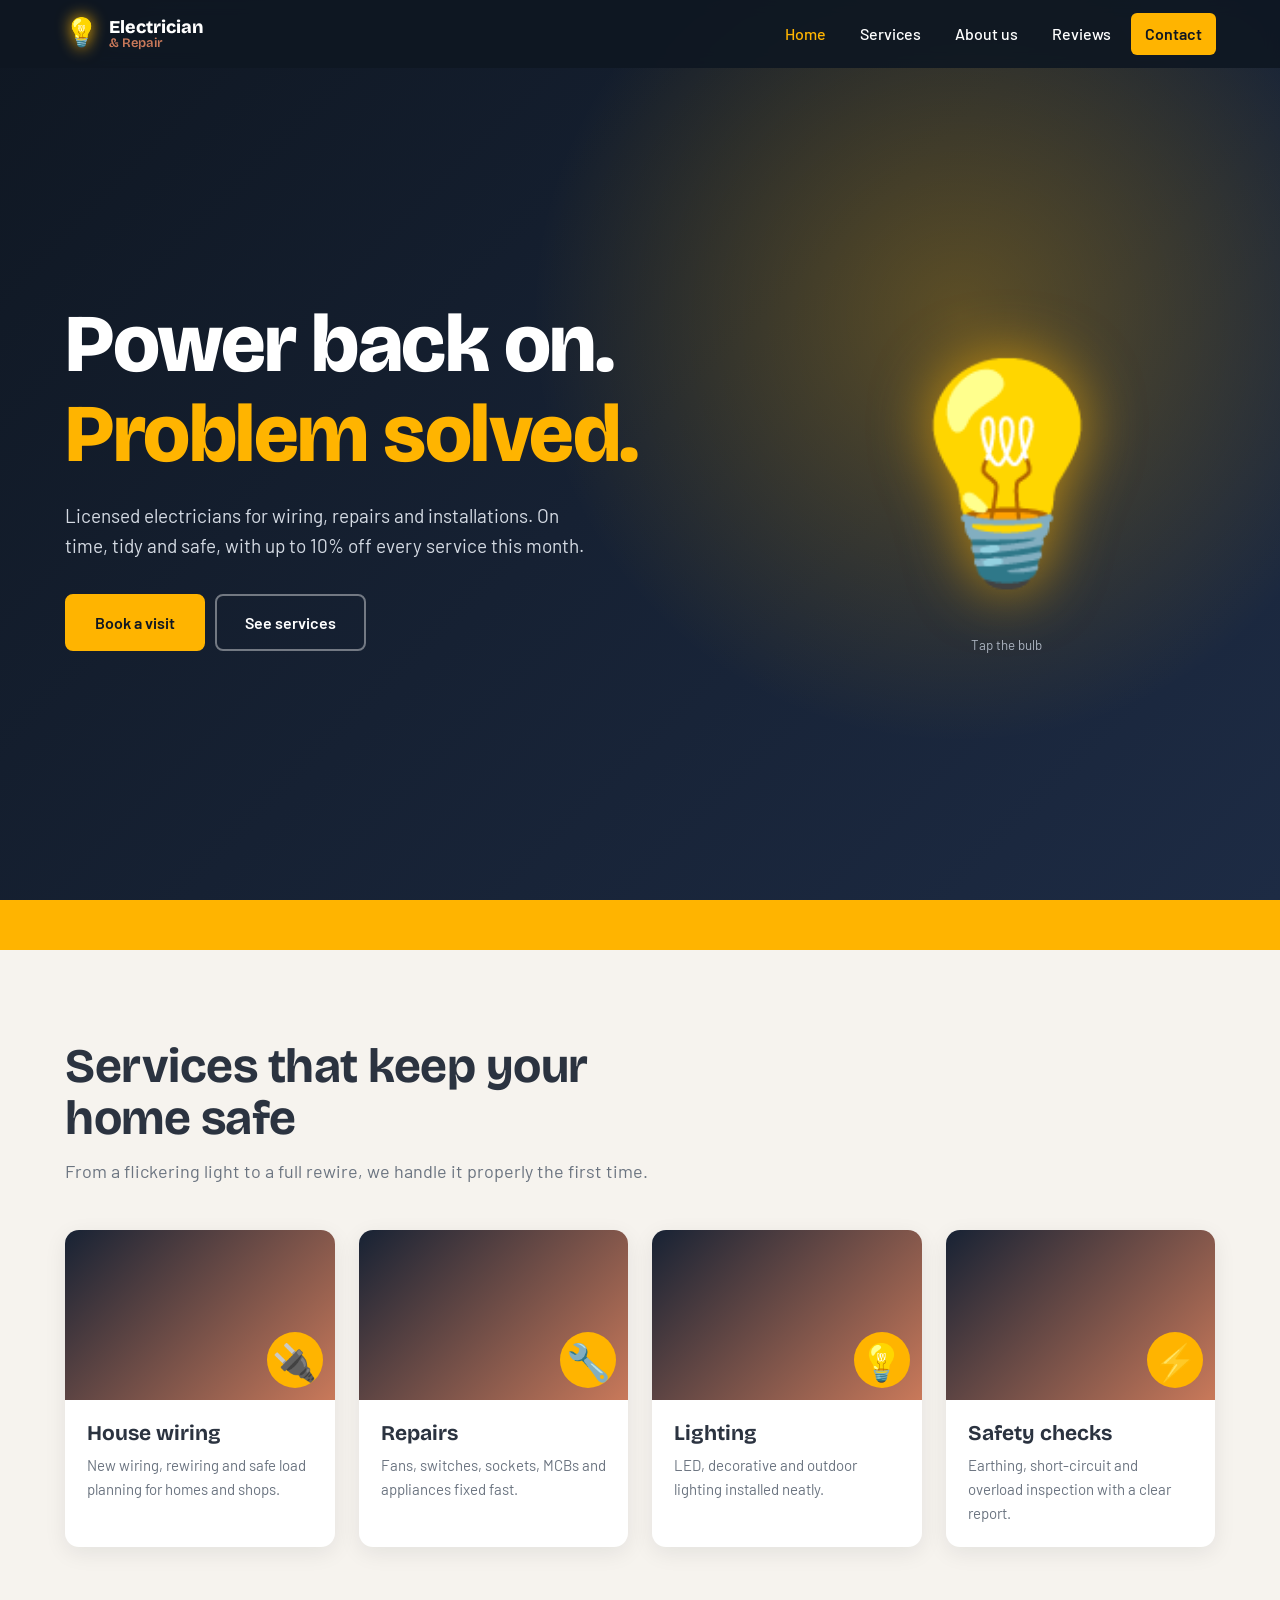
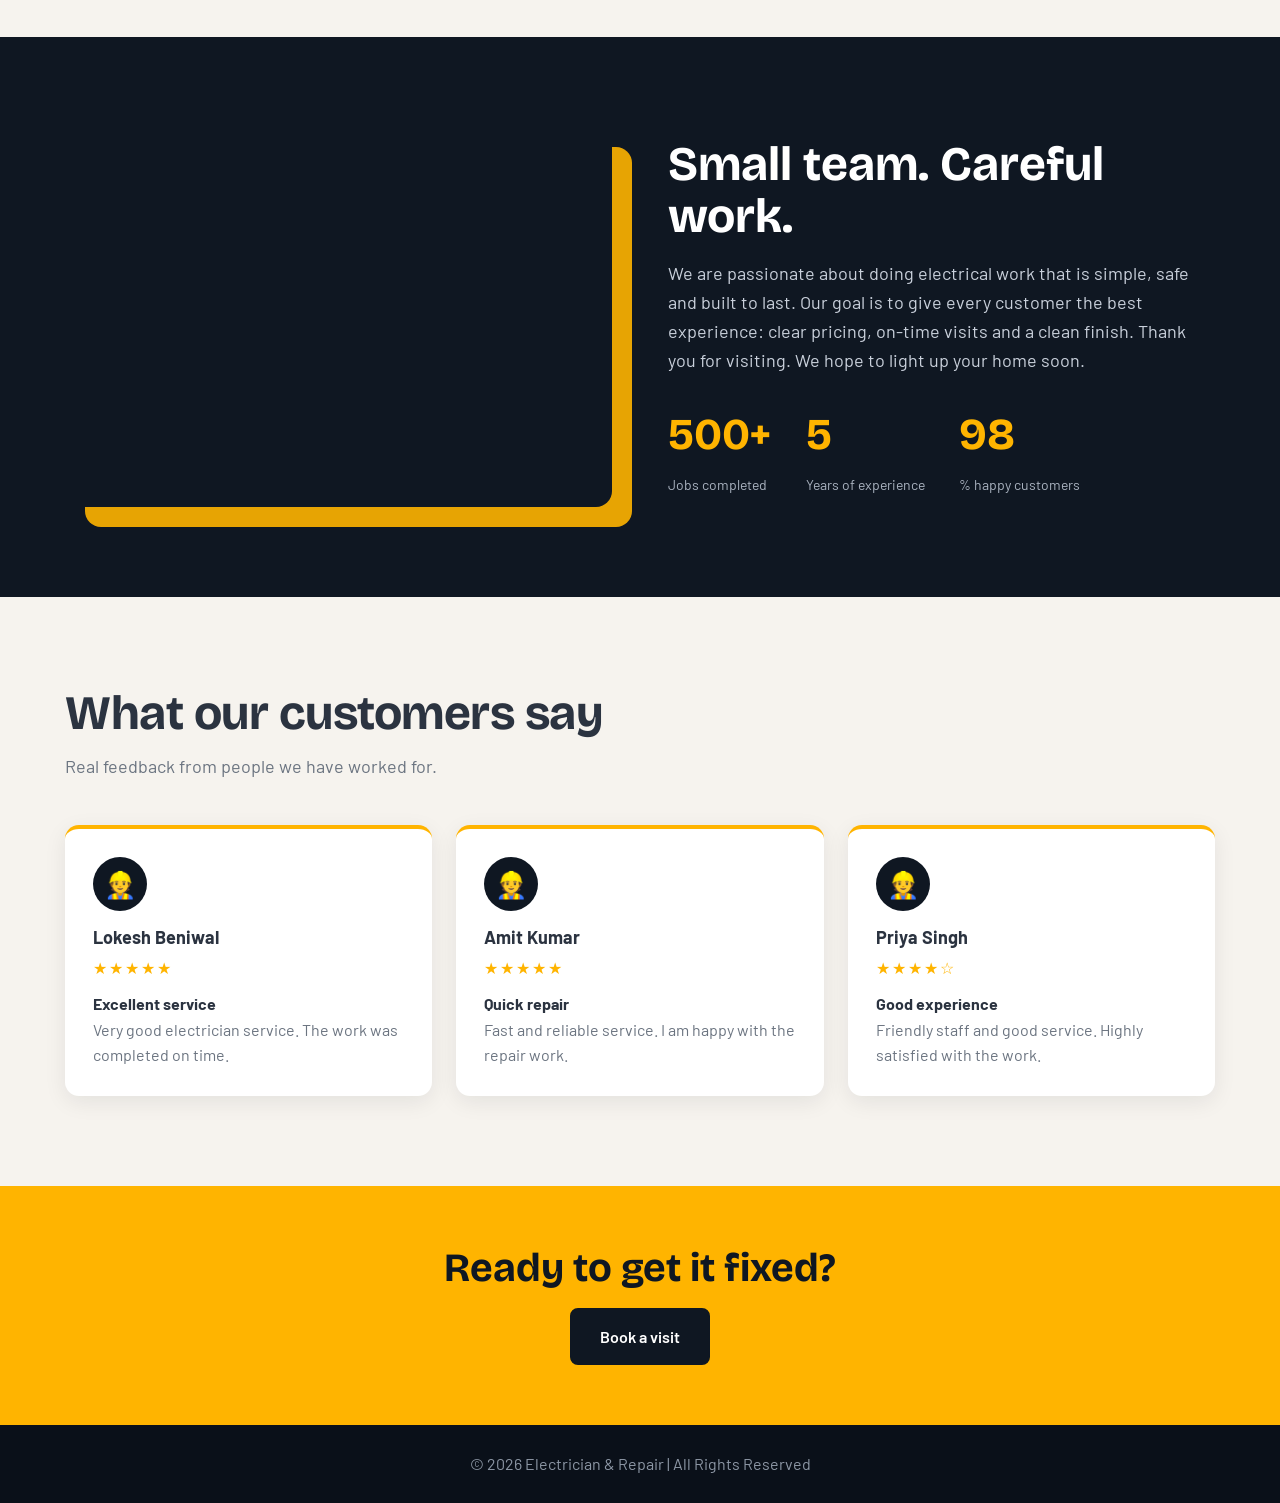
<file: index.html>
<!DOCTYPE html>
<html lang="en">
<head>
<meta charset="UTF-8">
<meta name="viewport" content="width=device-width, initial-scale=1.0">
<title>Home | Electrician &amp; Repair</title>
<link rel="preconnect" href="https://fonts.googleapis.com">
<link href="https://fonts.googleapis.com/css2?family=Barlow:wght@400;500;600&family=Bricolage+Grotesque:wght@600;800&display=swap" rel="stylesheet">
<link rel="stylesheet" href="style.css">
</head>
<body>
<header>
  <a href="index.html" class="logo"><span>&#128161;</span><div>Electrician<small>&amp; Repair</small></div></a>
  <nav><a href="index.html" class="active">Home</a><a href="Services.html">Services</a><a href="About.html">About us</a><a href="Review.html">Reviews</a><a href="Contact.html" class="cta">Contact</a></nav>
</header>
<section class="hero" id="home">
  <input type="checkbox" id="lt" aria-label="Turn the light off">
  <div class="hero-img"></div><div class="glow"></div>
  <div class="hero-in">
    <div>
      <h1>Power back on.<br><em>Problem solved.</em></h1>
      <p>Licensed electricians for wiring, repairs and installations. On time, tidy and safe, with up to 10% off every service this month.</p>
      <a href="Contact.html" class="btn fill">Book a visit</a><a href="Services.html" class="btn line">See services</a>
    </div>
    <label class="bulb" for="lt"><span class="glass">&#128161;</span><small>Tap the bulb</small></label>
  </div>
</section>
<div class="offer"><div>&#9889; Welcome! Get up to 10% off on every service this month &nbsp;&nbsp;&#9889; Same-day repairs available &nbsp;&nbsp;&#9889; Free safety check with every booking</div></div>
<section id="services">
  <div class="wrap">
    <div class="head rv"><h2>Services that keep your home safe</h2><p>From a flickering light to a full rewire, we handle it properly the first time.</p></div>
    <div class="grid">
      <article class="svc rv"><div class="pic"><img alt="Electrician doing house wiring" src="https://images.unsplash.com/photo-1621905252507-b35492cc74b4?auto=format&fit=crop&w=700&q=70" loading="lazy" onerror="this.remove()"><b>&#128268;</b></div><div class="t"><h3>House wiring</h3><p>New wiring, rewiring and safe load planning for homes and shops.</p></div></article>
      <article class="svc rv"><div class="pic"><img alt="Repairing electrical equipment" src="https://images.unsplash.com/photo-1581092160562-40aa08e78837?auto=format&fit=crop&w=700&q=70" loading="lazy" onerror="this.remove()"><b>&#128295;</b></div><div class="t"><h3>Repairs</h3><p>Fans, switches, sockets, MCBs and appliances fixed fast.</p></div></article>
      <article class="svc rv"><div class="pic"><img alt="Modern lighting installation" src="https://images.unsplash.com/photo-1513694203232-719a280e022f?auto=format&fit=crop&w=700&q=70" loading="lazy" onerror="this.remove()"><b>&#128161;</b></div><div class="t"><h3>Lighting</h3><p>LED, decorative and outdoor lighting installed neatly.</p></div></article>
      <article class="svc rv"><div class="pic"><img alt="Electrical panel inspection" src="https://images.unsplash.com/photo-1558618666-fcd25c85cd64?auto=format&fit=crop&w=700&q=70" loading="lazy" onerror="this.remove()"><b>&#9889;</b></div><div class="t"><h3>Safety checks</h3><p>Earthing, short-circuit and overload inspection with a clear report.</p></div></article>
    </div>
  </div>
</section>
<section class="about" id="about">
  <div class="wrap">
    <div class="photo rv" role="img" aria-label="Electrician at work" style="background-image:url('https://images.unsplash.com/photo-1565608438257-fac3c27beb36?auto=format&fit=crop&w=900&q=70')"></div>
    <div class="rv">
      <h2 style="font-size:clamp(30px,4vw,48px)">Small team. Careful work.</h2>
      <p>We are passionate about doing electrical work that is simple, safe and built to last. Our goal is to give every customer the best experience: clear pricing, on-time visits and a clean finish. Thank you for visiting. We hope to light up your home soon.</p>
      <div class="stats">
        <div><b>500+</b><span>Jobs completed</span></div>
        <div><b>5</b><span>Years of experience</span></div>
        <div><b>98</b><span>% happy customers</span></div>
      </div>
    </div>
  </div>
</section>
<section id="reviews">
  <div class="wrap">
    <div class="head rv"><h2>What our customers say</h2><p>Real feedback from people we have worked for.</p></div>
    <div class="grid">
      <article class="rev rv"><div class="av">&#128119;</div><h4>Lokesh Beniwal</h4><div class="stars">&#9733;&#9733;&#9733;&#9733;&#9733;</div><strong>Excellent service</strong><p>Very good electrician service. The work was completed on time.</p></article>
      <article class="rev rv"><div class="av">&#128119;</div><h4>Amit Kumar</h4><div class="stars">&#9733;&#9733;&#9733;&#9733;&#9733;</div><strong>Quick repair</strong><p>Fast and reliable service. I am happy with the repair work.</p></article>
      <article class="rev rv"><div class="av">&#128119;</div><h4>Priya Singh</h4><div class="stars">&#9733;&#9733;&#9733;&#9733;&#9734;</div><strong>Good experience</strong><p>Friendly staff and good service. Highly satisfied with the work.</p></article>
    </div>
    
  </div>
</section>
<div class="band"><h2>Ready to get it fixed?</h2><a class="btn" href="Contact.html">Book a visit</a></div>
<footer>&copy; 2026 Electrician &amp; Repair | All Rights Reserved</footer>
</body>
</html>
</file>
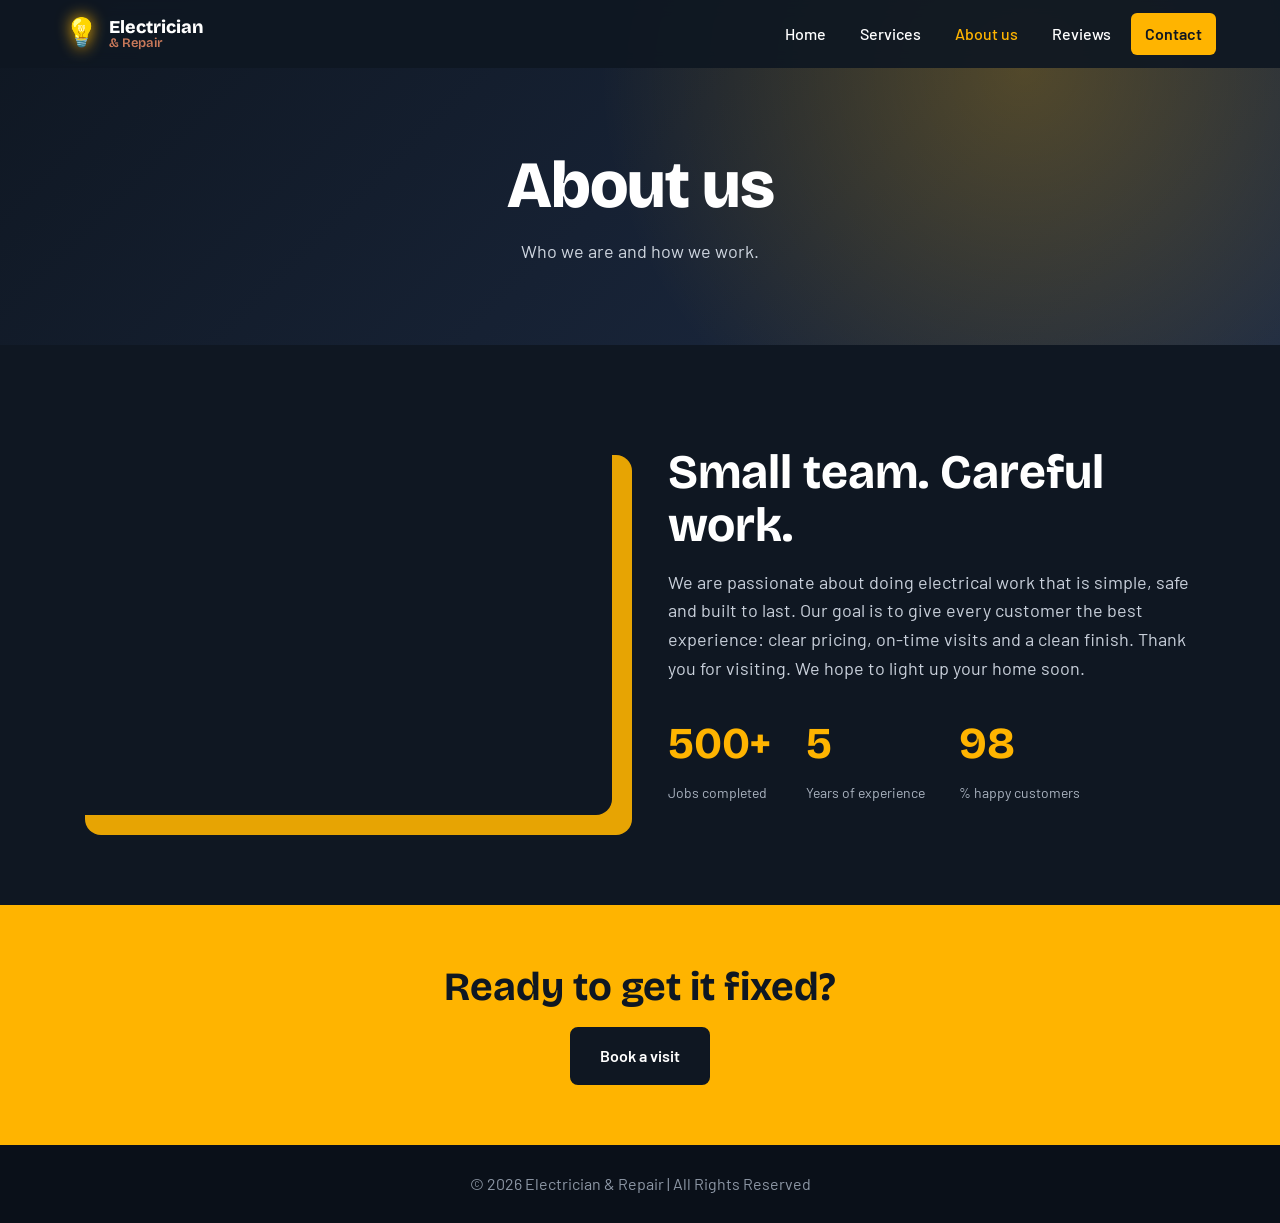
<file: About.html>
<!DOCTYPE html>
<html lang="en">
<head>
<meta charset="UTF-8">
<meta name="viewport" content="width=device-width, initial-scale=1.0">
<title>About us | Electrician &amp; Repair</title>
<link rel="preconnect" href="https://fonts.googleapis.com">
<link href="https://fonts.googleapis.com/css2?family=Barlow:wght@400;500;600&family=Bricolage+Grotesque:wght@600;800&display=swap" rel="stylesheet">
<link rel="stylesheet" href="style.css">
</head>
<body>
<header>
  <a href="index.html" class="logo"><span>&#128161;</span><div>Electrician<small>&amp; Repair</small></div></a>
  <nav><a href="index.html">Home</a><a href="Services.html">Services</a><a href="About.html" class="active">About us</a><a href="Review.html">Reviews</a><a href="Contact.html" class="cta">Contact</a></nav>
</header>
<div class="phero"><h1>About us</h1><p>Who we are and how we work.</p></div>
<section class="about" id="about">
  <div class="wrap">
    <div class="photo rv" role="img" aria-label="Electrician at work" style="background-image:url('https://images.unsplash.com/photo-1565608438257-fac3c27beb36?auto=format&fit=crop&w=900&q=70')"></div>
    <div class="rv">
      <h2 style="font-size:clamp(30px,4vw,48px)">Small team. Careful work.</h2>
      <p>We are passionate about doing electrical work that is simple, safe and built to last. Our goal is to give every customer the best experience: clear pricing, on-time visits and a clean finish. Thank you for visiting. We hope to light up your home soon.</p>
      <div class="stats">
        <div><b>500+</b><span>Jobs completed</span></div>
        <div><b>5</b><span>Years of experience</span></div>
        <div><b>98</b><span>% happy customers</span></div>
      </div>
    </div>
  </div>
</section><div class="band"><h2>Ready to get it fixed?</h2><a class="btn" href="Contact.html">Book a visit</a></div>
<footer>&copy; 2026 Electrician &amp; Repair | All Rights Reserved</footer>
</body>
</html>
</file>
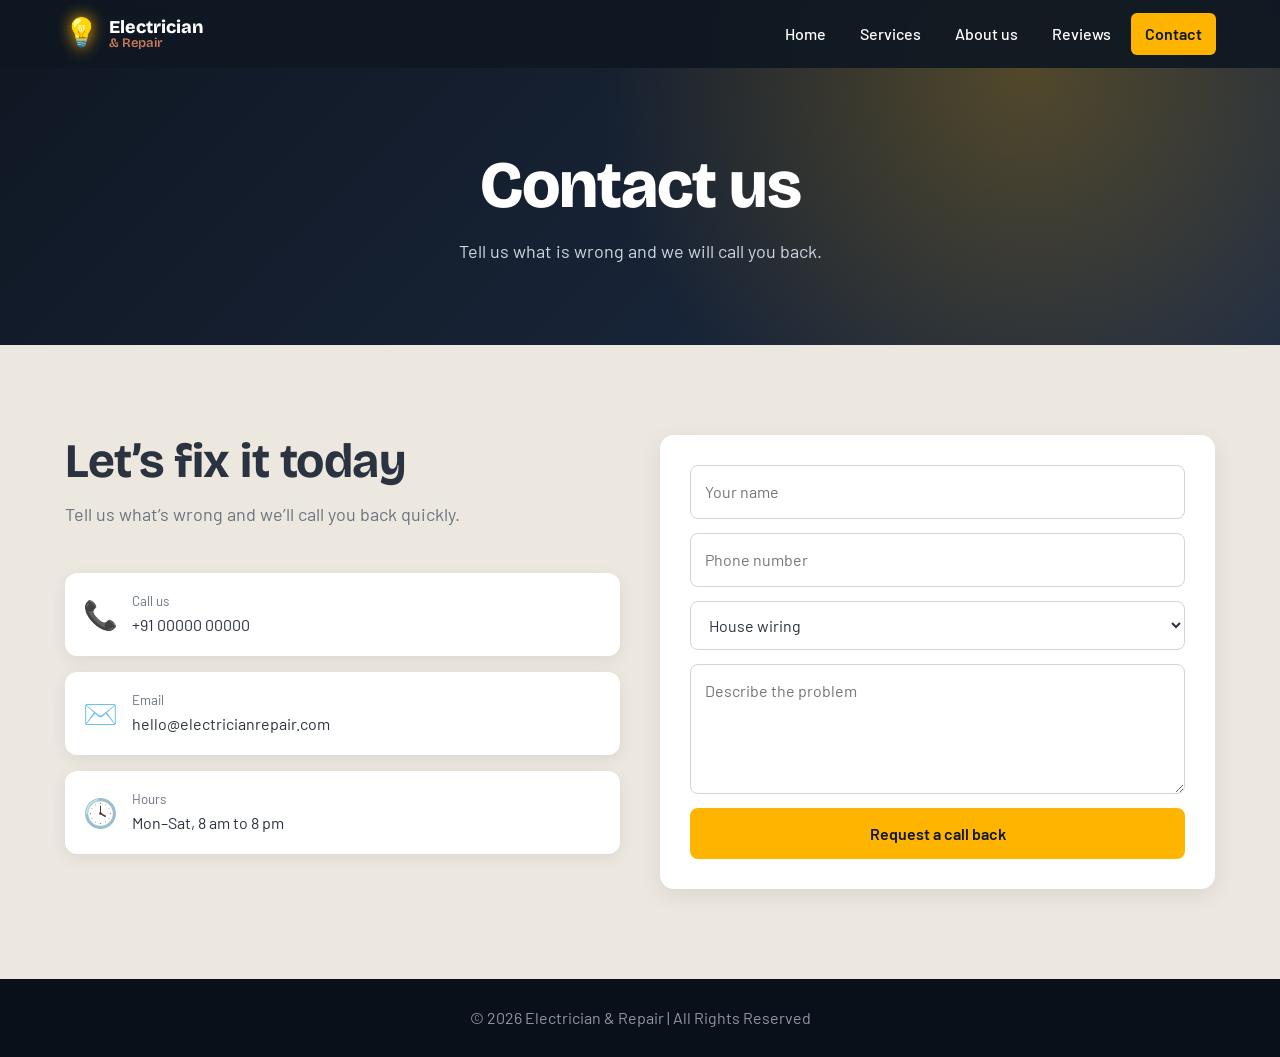
<file: Contact.html>
<!DOCTYPE html>
<html lang="en">
<head>
<meta charset="UTF-8">
<meta name="viewport" content="width=device-width, initial-scale=1.0">
<title>Contact | Electrician &amp; Repair</title>
<link rel="preconnect" href="https://fonts.googleapis.com">
<link href="https://fonts.googleapis.com/css2?family=Barlow:wght@400;500;600&family=Bricolage+Grotesque:wght@600;800&display=swap" rel="stylesheet">
<link rel="stylesheet" href="style.css">
</head>
<body>
<header>
  <a href="index.html" class="logo"><span>&#128161;</span><div>Electrician<small>&amp; Repair</small></div></a>
  <nav><a href="index.html">Home</a><a href="Services.html">Services</a><a href="About.html">About us</a><a href="Review.html">Reviews</a><a href="Contact.html" class="cta active">Contact</a></nav>
</header>
<div class="phero"><h1>Contact us</h1><p>Tell us what is wrong and we will call you back.</p></div>
<section class="contact" id="contact" style="background:#ece7df">
  <div class="wrap">
    <div>
      <div class="head rv"><h2>Let&rsquo;s fix it today</h2><p>Tell us what&rsquo;s wrong and we&rsquo;ll call you back quickly.</p></div>
      <div class="info rv">
        <div><span>&#128222;</span><p><small>Call us</small>+91 00000 00000</p></div>
        <div><span>&#9993;&#65039;</span><p><small>Email</small>hello@electricianrepair.com</p></div>
        <div><span>&#128339;</span><p><small>Hours</small>Mon&ndash;Sat, 8 am to 8 pm</p></div>
      </div>
    </div>
    <div class="card-form rv">
      <form id="cf" action="Contact.html#sent" method="get">
        <input type="text" placeholder="Your name" required>
        <input type="tel" placeholder="Phone number" required>
        <select><option>House wiring</option><option>Repairs</option><option>Lighting</option><option>Safety check</option></select>
        <textarea rows="4" placeholder="Describe the problem"></textarea>
        <button class="btn fill" type="submit">Request a call back</button>
      </form>
      <div class="ok" id="sent">Request sent! We will call you soon.</div>
    </div>
  </div>
</section>
<footer>&copy; 2026 Electrician &amp; Repair | All Rights Reserved</footer>
</body>
</html>
</file>
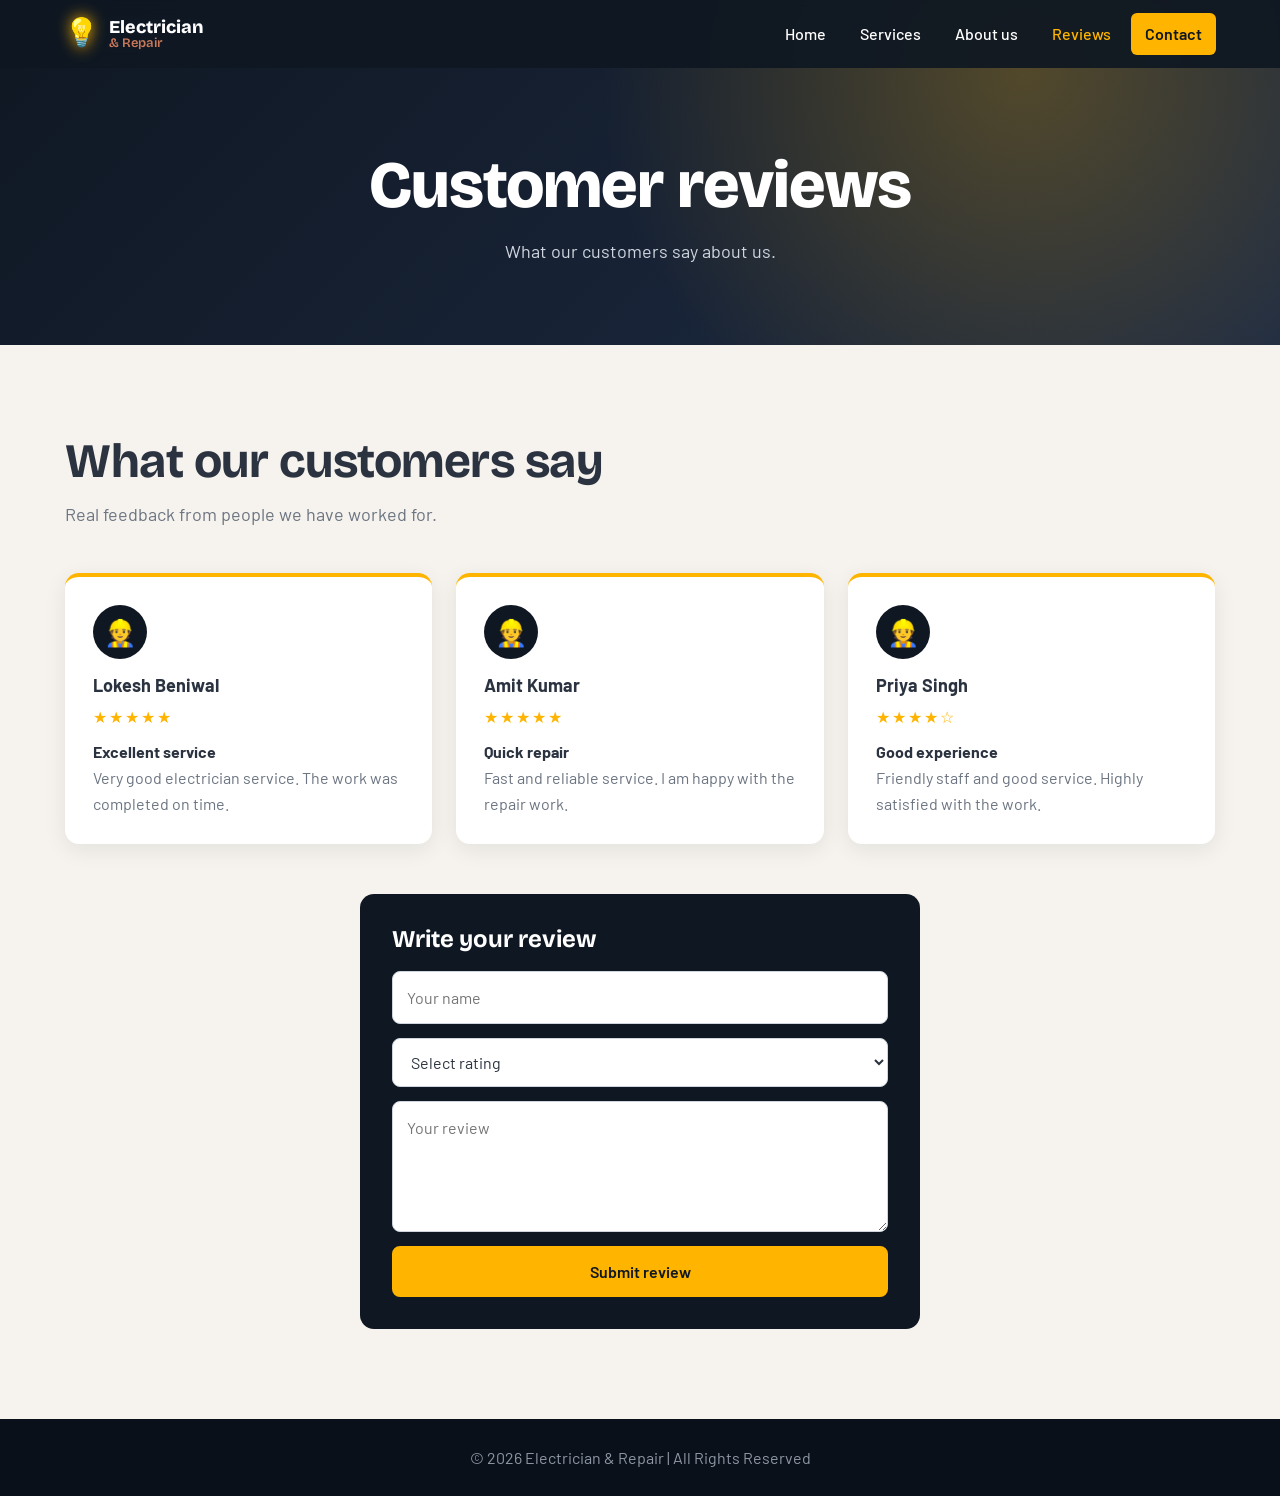
<file: Review.html>
<!DOCTYPE html>
<html lang="en">
<head>
<meta charset="UTF-8">
<meta name="viewport" content="width=device-width, initial-scale=1.0">
<title>Reviews | Electrician &amp; Repair</title>
<link rel="preconnect" href="https://fonts.googleapis.com">
<link href="https://fonts.googleapis.com/css2?family=Barlow:wght@400;500;600&family=Bricolage+Grotesque:wght@600;800&display=swap" rel="stylesheet">
<link rel="stylesheet" href="style.css">
</head>
<body>
<header>
  <a href="index.html" class="logo"><span>&#128161;</span><div>Electrician<small>&amp; Repair</small></div></a>
  <nav><a href="index.html">Home</a><a href="Services.html">Services</a><a href="About.html">About us</a><a href="Review.html" class="active">Reviews</a><a href="Contact.html" class="cta">Contact</a></nav>
</header>
<div class="phero"><h1>Customer reviews</h1><p>What our customers say about us.</p></div>
<section id="reviews">
  <div class="wrap">
    <div class="head rv"><h2>What our customers say</h2><p>Real feedback from people we have worked for.</p></div>
    <div class="grid">
      <article class="rev rv"><div class="av">&#128119;</div><h4>Lokesh Beniwal</h4><div class="stars">&#9733;&#9733;&#9733;&#9733;&#9733;</div><strong>Excellent service</strong><p>Very good electrician service. The work was completed on time.</p></article>
      <article class="rev rv"><div class="av">&#128119;</div><h4>Amit Kumar</h4><div class="stars">&#9733;&#9733;&#9733;&#9733;&#9733;</div><strong>Quick repair</strong><p>Fast and reliable service. I am happy with the repair work.</p></article>
      <article class="rev rv"><div class="av">&#128119;</div><h4>Priya Singh</h4><div class="stars">&#9733;&#9733;&#9733;&#9733;&#9734;</div><strong>Good experience</strong><p>Friendly staff and good service. Highly satisfied with the work.</p></article>
    </div>
    <div class="rform rv">
      <h3>Write your review</h3>
      <form id="rf" action="Review.html#thanks" method="get">
        <input type="text" placeholder="Your name" required>
        <select required><option value="">Select rating</option><option>Excellent (5)</option><option>Very good (4)</option><option>Good (3)</option><option>Average (2)</option><option>Poor (1)</option></select>
        <textarea rows="4" placeholder="Your review" required></textarea>
        <button class="btn fill" type="submit">Submit review</button>
      </form>
      <div class="ok" id="thanks">Thank you! Your review was submitted.</div>
    </div>
  </div>
</section>
<footer>&copy; 2026 Electrician &amp; Repair | All Rights Reserved</footer>
</body>
</html>
</file>
<file: style.css>
:root{--ink:#0f1722;--ink2:#172234;--amber:#ffb400;--copper:#c9795a;--paper:#f6f3ee;--text:#2b3340;--muted:#6b7480}
*{margin:0;padding:0;box-sizing:border-box}
html{scroll-behavior:smooth;scroll-padding-top:72px}
body{font-family:Barlow,Arial,sans-serif;color:var(--text);background:var(--paper);line-height:1.6}
h1,h2,h3{font-family:'Bricolage Grotesque',Arial,sans-serif;line-height:1.1}
a{color:inherit;text-decoration:none}
:focus-visible{outline:3px solid var(--amber);outline-offset:3px}

/* nav */
header{position:fixed;top:0;left:0;right:0;z-index:50;display:flex;align-items:center;justify-content:space-between;padding:0 5%;height:68px;background:rgba(15,23,34,.92);backdrop-filter:blur(8px);color:#fff}
.logo{display:flex;align-items:center;gap:10px;font-family:'Bricolage Grotesque';font-weight:800;font-size:18px;line-height:1.05}
.logo span{font-size:28px;filter:drop-shadow(0 0 8px var(--amber))}
.logo small{display:block;color:var(--copper);font-weight:600;font-size:13px}
nav{display:flex;gap:6px}
nav a{padding:8px 14px;border-radius:6px;font-weight:500;transition:.2s}
nav a:hover{color:var(--amber);background:rgba(255,255,255,.06)}
nav a.cta{background:var(--amber);color:var(--ink);font-weight:600}
nav a.cta:hover{background:#fff;color:var(--ink)}

/* hero */
.hero{position:relative;min-height:100vh;display:flex;align-items:center;padding:110px 5% 60px;color:#fff;background:linear-gradient(135deg,#0f1722,#1d2b44);overflow:hidden}
.hero-img{position:absolute;inset:0;background:url('https://images.unsplash.com/photo-1621905251189-08b45d6a269e?auto=format&fit=crop&w=1800&q=70') center/cover;opacity:.28}
.glow{position:absolute;inset:0;background:radial-gradient(circle at 75% 35%,rgba(255,180,0,.3),transparent 38%);transition:opacity .4s}
#lt{position:absolute;opacity:0;pointer-events:none}
#lt:checked ~ .glow{opacity:0}
#lt:focus-visible ~ .hero-in .bulb{outline:3px solid var(--amber);outline-offset:6px;border-radius:12px}
.hero-in{position:relative;z-index:2;max-width:1150px;margin:0 auto;width:100%;display:grid;grid-template-columns:1.25fr .75fr;gap:40px;align-items:center}
.hero h1{font-size:clamp(40px,6.4vw,84px);font-weight:800;letter-spacing:-1.5px}
.hero h1 em{font-style:normal;color:var(--amber);display:inline-block;animation:flicker 4s infinite}
.hero p{max-width:520px;margin:22px 0 32px;font-size:19px;color:#d4dae3}
.btn{display:inline-block;padding:14px 28px;border-radius:8px;font-weight:600;border:2px solid var(--amber);transition:.25s;cursor:pointer;font-size:16px;font-family:inherit}
.btn.fill{background:var(--amber);color:var(--ink)}
.btn.fill:hover{background:transparent;color:var(--amber);transform:translateY(-3px);box-shadow:0 10px 25px rgba(255,180,0,.25)}
.btn.line{color:#fff;margin-left:10px;border-color:rgba(255,255,255,.4)}
.btn.line:hover{border-color:var(--amber);color:var(--amber)}
.bulb{justify-self:center;text-align:center;cursor:pointer;user-select:none;background:none;border:0;color:#fff;font-family:inherit}
.bulb .glass{font-size:clamp(120px,18vw,210px);display:block;filter:drop-shadow(0 0 30px rgba(255,180,0,.7));animation:swing 5s ease-in-out infinite;transform-origin:top center}
#lt:checked ~ .hero-in .glass{filter:grayscale(1) brightness(.5);animation-play-state:paused}
.bulb small{display:block;color:#aab3c0;margin-top:6px}
@keyframes swing{50%{transform:rotate(4deg)}0%,100%{transform:rotate(-4deg)}}
@keyframes flicker{0%,92%,96%,100%{opacity:1;text-shadow:0 0 22px rgba(255,180,0,.55)}93%{opacity:.55;text-shadow:none}95%{opacity:.8}}

/* marquee */
.offer{background:var(--amber);color:var(--ink);font-weight:600;overflow:hidden;white-space:nowrap;padding:12px 0}
.offer div{display:inline-block;padding-left:100%;animation:slide 22s linear infinite}
@keyframes slide{to{transform:translateX(-100%)}}

section{padding:90px 5%}
.wrap{max-width:1150px;margin:0 auto}
.head{max-width:620px;margin-bottom:44px}
.head h2{font-size:clamp(30px,4vw,48px);margin-bottom:12px;letter-spacing:-.5px}
.head p{color:var(--muted);font-size:18px}

/* services */
.grid{display:grid;grid-template-columns:repeat(auto-fit,minmax(240px,1fr));gap:24px}
.svc{background:#fff;border-radius:14px;overflow:hidden;box-shadow:0 6px 22px rgba(15,23,34,.08);transition:.35s}
.svc:hover{transform:translateY(-10px);box-shadow:0 18px 40px rgba(15,23,34,.18)}
.pic{height:170px;background:linear-gradient(135deg,var(--ink2),var(--copper));position:relative;overflow:hidden}
.pic img{width:100%;height:100%;object-fit:cover;transition:.6s}
.svc:hover .pic img{transform:scale(1.12)}
.pic b{position:absolute;right:12px;bottom:-18px;font-size:36px;background:var(--amber);width:56px;height:56px;border-radius:50%;display:grid;place-items:center;font-weight:400;bottom:12px}
.svc div.t{padding:22px}
.svc h3{font-size:21px;margin-bottom:8px}
.svc p{color:var(--muted);font-size:15px}

/* about */
.about{background:var(--ink);color:#fff}
.about .wrap{display:grid;grid-template-columns:1fr 1fr;gap:56px;align-items:center}
.about .photo{border-radius:16px;min-height:380px;background:linear-gradient(135deg,var(--ink2),var(--copper)) center/cover;box-shadow:20px 20px 0 rgba(255,180,0,.9)}
.about p{color:#c9d0db;font-size:18px;margin:16px 0 26px}
.stats{display:flex;gap:34px;flex-wrap:wrap}
.stats b{display:block;font-family:'Bricolage Grotesque';font-size:44px;color:var(--amber)}
.stats span{color:#aab3c0;font-size:14px}

/* reviews */
.rev{background:#fff;border-radius:14px;padding:28px;box-shadow:0 6px 22px rgba(15,23,34,.08);border-top:4px solid var(--amber);transition:.3s}
.rev:hover{transform:translateY(-6px)}
.av{width:54px;height:54px;border-radius:50%;background:var(--ink);display:grid;place-items:center;font-size:26px;margin-bottom:12px}
.rev h4{font-size:18px}.stars{color:var(--amber);letter-spacing:2px;margin:4px 0 10px}
.rev p{color:var(--muted)}
.rform{max-width:560px;margin:50px auto 0;background:var(--ink);padding:32px;border-radius:14px;color:#fff}
.rform h3{margin-bottom:18px;font-size:24px}

/* forms */
form{display:grid;gap:14px}
input,select,textarea{width:100%;padding:13px 14px;border-radius:8px;border:1.5px solid #cfd5de;font:inherit;background:#fff;color:var(--text)}
input:focus,select:focus,textarea:focus{outline:none;border-color:var(--amber);box-shadow:0 0 0 3px rgba(255,180,0,.3)}
button.btn{width:100%}
.ok{display:none;background:#e7f7ec;color:#17603a;padding:14px;border-radius:8px;font-weight:600}
.ok:target{display:block;animation:pop .4s}
@keyframes pop{from{transform:scale(.9);opacity:0}}

/* contact */
.contact .wrap{display:grid;grid-template-columns:1fr 1fr;gap:40px}
.info{display:grid;gap:16px;align-content:start}
.info div{display:flex;gap:14px;align-items:center;background:#fff;padding:18px;border-radius:12px;box-shadow:0 4px 16px rgba(15,23,34,.07)}
.info span{font-size:28px}
.info small{color:var(--muted);display:block}
.card-form{background:#fff;padding:30px;border-radius:14px;box-shadow:0 6px 22px rgba(15,23,34,.08)}

footer{background:#0a1019;color:#8d97a5;text-align:center;padding:26px}

/* reveal on scroll */
.rv{animation:rise .8s both}
@supports (animation-timeline:view()){.rv{animation:rise linear both;animation-timeline:view();animation-range:entry 0% entry 45%}}

@media(max-width:820px){
 nav{gap:0;overflow-x:auto}
 nav a{padding:8px 9px;font-size:14px}
 .logo div{display:none}
 .hero-in,.about .wrap,.contact .wrap{grid-template-columns:1fr}
 .about .photo{min-height:260px;box-shadow:10px 10px 0 rgba(255,180,0,.9)}
 section{padding:64px 5%}
}
@media(prefers-reduced-motion:reduce){*{animation:none!important;transition:none!important}.rv{opacity:1;transform:none}html{scroll-behavior:auto}}

nav a.active:not(.cta){color:var(--amber)}
.phero{position:relative;padding:150px 5% 80px;text-align:center;color:#fff;background:linear-gradient(135deg,#0f1722,#1d2b44);overflow:hidden}
.phero::after{content:"";position:absolute;inset:0;background:radial-gradient(circle at 80% 20%,rgba(255,180,0,.25),transparent 40%)}
.phero>*{position:relative;z-index:1}
.phero h1{font-size:clamp(36px,6vw,66px);font-weight:800;letter-spacing:-1px;animation:rise .8s both}
.phero p{max-width:560px;margin:14px auto 0;color:#cfd6e0;font-size:18px;animation:rise .8s .15s both}
@keyframes rise{from{opacity:0;transform:translateY(24px)}}
.band{background:var(--amber);text-align:center;padding:60px 5%}
.band h2{font-size:clamp(26px,4vw,40px);margin-bottom:18px;color:var(--ink)}
.band .btn{background:var(--ink);color:#fff;border-color:var(--ink)}
.band .btn:hover{background:transparent;color:var(--ink)}
.more{text-align:center;margin-top:40px}
.more .btn{color:var(--ink);border-color:var(--ink)}
.more .btn:hover{background:var(--ink);color:var(--amber)}
</file>
